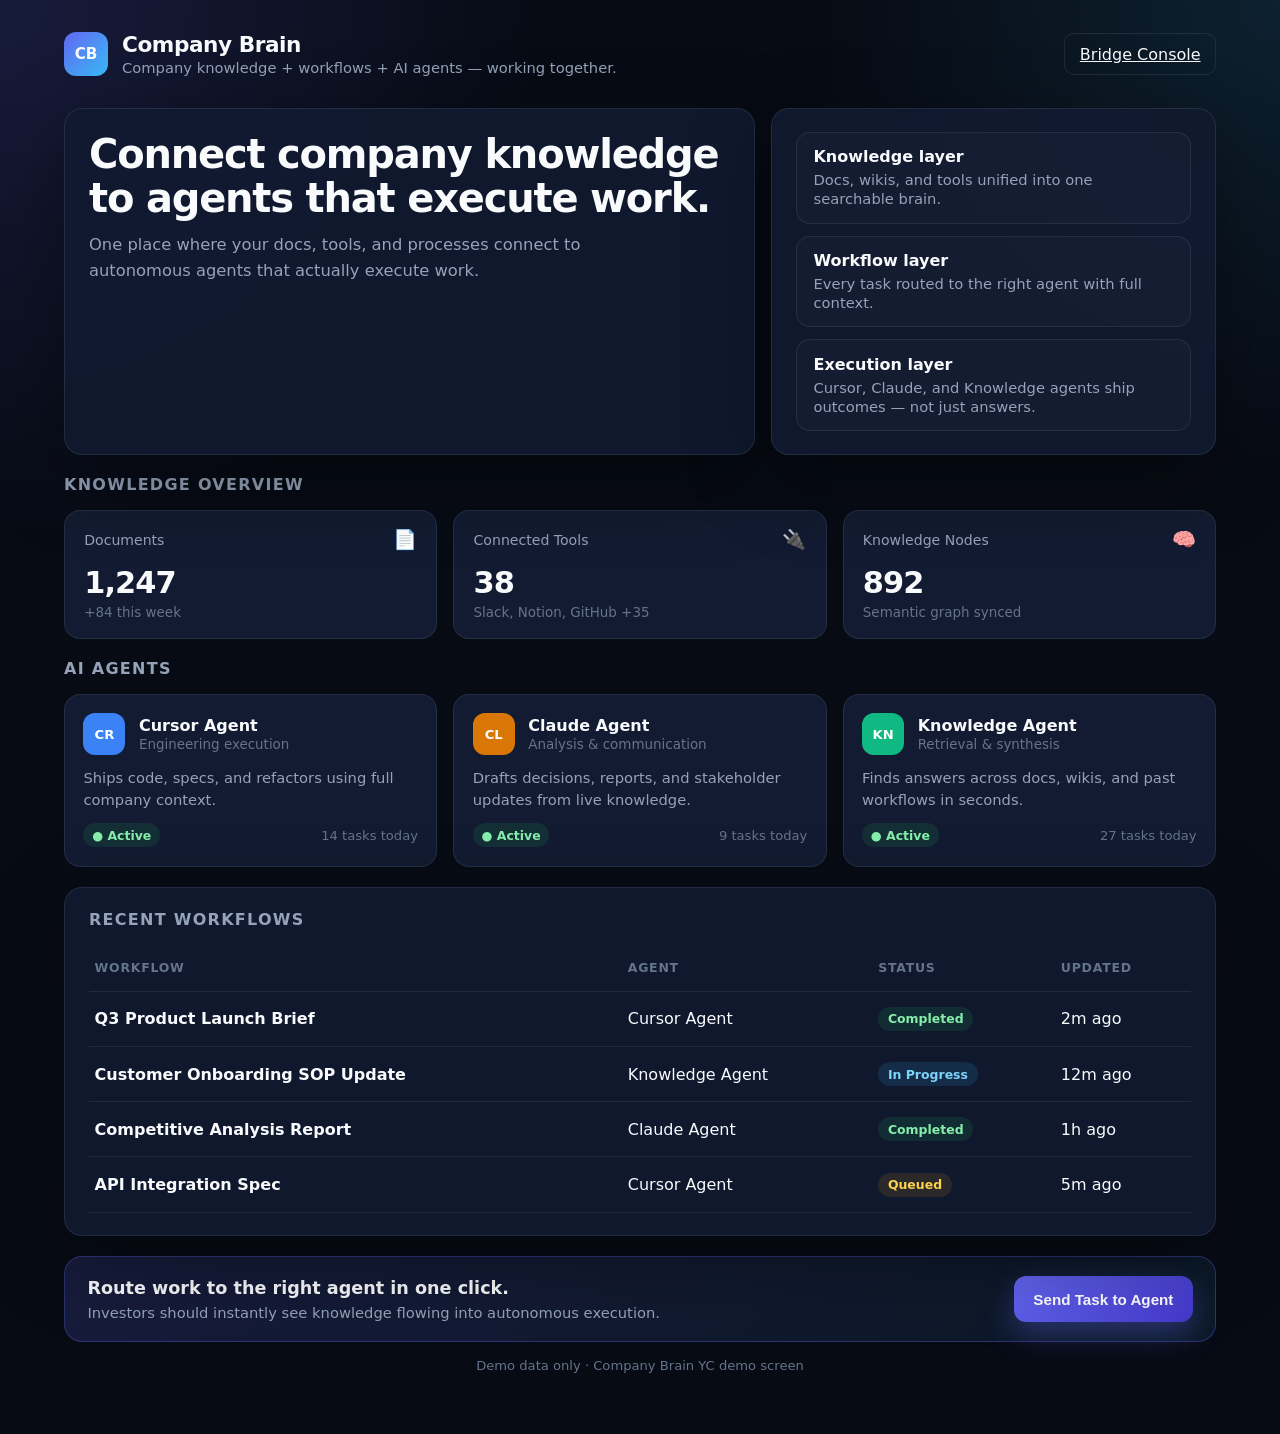
<file: frontend/index.html>
<!DOCTYPE html>
<html lang="en">
  <head>
    <meta charset="UTF-8" />
    <meta name="viewport" content="width=device-width, initial-scale=1.0" />
    <title>Company Brain — Demo Dashboard</title>
    <link rel="stylesheet" href="./lib/dashboard.css" />
  </head>
  <body>
    <div id="app"></div>
    <script type="module">
      import { bindDashboardInteractions, renderDashboard } from "./components/dashboard.js";

      const app = document.getElementById("app");
      renderDashboard(app);
      bindDashboardInteractions(app);
    </script>
  </body>
</html>
</file>
<file: frontend/lib/dashboard.css>
:root {
  color-scheme: dark;
  --bg: #070b14;
  --bg-elevated: #0f1629;
  --bg-card: #121b31;
  --border: rgba(148, 163, 184, 0.14);
  --text: #f8fafc;
  --text-muted: #94a3b8;
  --text-soft: #64748b;
  --primary: #6366f1;
  --primary-hover: #4f46e5;
  --success: #22c55e;
  --warning: #f59e0b;
  --info: #38bdf8;
  --shadow: 0 24px 80px rgba(0, 0, 0, 0.35);
  font-family: Inter, ui-sans-serif, system-ui, -apple-system, sans-serif;
}

* {
  box-sizing: border-box;
}

body {
  margin: 0;
  min-height: 100vh;
  background:
    radial-gradient(circle at top left, rgba(99, 102, 241, 0.18), transparent 28%),
    radial-gradient(circle at top right, rgba(56, 189, 248, 0.12), transparent 24%),
    var(--bg);
  color: var(--text);
}

.dashboard {
  max-width: 1200px;
  margin: 0 auto;
  padding: 2rem 1.5rem 3rem;
}

.topbar {
  display: flex;
  align-items: center;
  justify-content: space-between;
  gap: 1rem;
  margin-bottom: 2rem;
}

.brand {
  display: flex;
  align-items: center;
  gap: 0.875rem;
}

.brand-mark {
  width: 44px;
  height: 44px;
  border-radius: 12px;
  display: grid;
  place-items: center;
  background: linear-gradient(135deg, #6366f1, #38bdf8);
  font-weight: 800;
  font-size: 0.95rem;
}

.brand h1 {
  margin: 0;
  font-size: 1.35rem;
  letter-spacing: -0.02em;
}

.brand p {
  margin: 0.15rem 0 0;
  color: var(--text-muted);
  font-size: 0.92rem;
}

.hero {
  display: grid;
  grid-template-columns: 1.4fr 0.9fr;
  gap: 1rem;
  margin-bottom: 1.25rem;
}

.panel {
  background: rgba(18, 27, 49, 0.88);
  border: 1px solid var(--border);
  border-radius: 18px;
  padding: 1.4rem 1.5rem;
  box-shadow: var(--shadow);
  backdrop-filter: blur(10px);
}

.hero-copy h2 {
  margin: 0 0 0.75rem;
  font-size: clamp(1.8rem, 4vw, 2.5rem);
  line-height: 1.1;
  letter-spacing: -0.03em;
}

.hero-copy p {
  margin: 0;
  color: var(--text-muted);
  font-size: 1.02rem;
  line-height: 1.6;
  max-width: 54ch;
}

.hero-highlight {
  display: grid;
  gap: 0.75rem;
  align-content: center;
}

.highlight-pill {
  border: 1px solid var(--border);
  border-radius: 14px;
  padding: 0.9rem 1rem;
  background: rgba(255, 255, 255, 0.02);
}

.highlight-pill strong {
  display: block;
  margin-bottom: 0.25rem;
}

.highlight-pill span {
  color: var(--text-muted);
  font-size: 0.92rem;
}

.metrics {
  display: grid;
  grid-template-columns: repeat(3, 1fr);
  gap: 1rem;
  margin-bottom: 1.25rem;
}

.metric-card {
  background: var(--bg-card);
  border: 1px solid var(--border);
  border-radius: 16px;
  padding: 1.1rem 1.2rem;
}

.metric-top {
  display: flex;
  justify-content: space-between;
  align-items: center;
  margin-bottom: 0.85rem;
}

.metric-icon {
  font-size: 1.2rem;
}

.metric-label {
  color: var(--text-muted);
  font-size: 0.88rem;
}

.metric-value {
  font-size: 1.9rem;
  font-weight: 700;
  letter-spacing: -0.03em;
}

.metric-change {
  margin-top: 0.35rem;
  color: var(--text-soft);
  font-size: 0.84rem;
}

.section-title {
  margin: 0 0 1rem;
  font-size: 1rem;
  color: var(--text-muted);
  font-weight: 600;
  text-transform: uppercase;
  letter-spacing: 0.08em;
}

.agents {
  display: grid;
  grid-template-columns: repeat(3, 1fr);
  gap: 1rem;
  margin-bottom: 1.25rem;
}

.agent-card {
  background: var(--bg-card);
  border: 1px solid var(--border);
  border-radius: 16px;
  padding: 1.15rem;
  display: grid;
  gap: 0.75rem;
}

.agent-head {
  display: flex;
  gap: 0.85rem;
  align-items: center;
}

.agent-avatar {
  width: 42px;
  height: 42px;
  border-radius: 12px;
  display: grid;
  place-items: center;
  font-size: 0.82rem;
  font-weight: 700;
  color: white;
}

.agent-name {
  margin: 0;
  font-size: 1rem;
}

.agent-role {
  margin: 0.15rem 0 0;
  color: var(--text-soft);
  font-size: 0.84rem;
}

.agent-description {
  margin: 0;
  color: var(--text-muted);
  font-size: 0.92rem;
  line-height: 1.5;
}

.agent-footer {
  display: flex;
  justify-content: space-between;
  align-items: center;
  gap: 0.75rem;
}

.status-badge {
  display: inline-flex;
  align-items: center;
  gap: 0.35rem;
  padding: 0.28rem 0.55rem;
  border-radius: 999px;
  font-size: 0.78rem;
  font-weight: 600;
}

.status-badge.active {
  background: rgba(34, 197, 94, 0.12);
  color: #86efac;
}

.agent-meta {
  color: var(--text-soft);
  font-size: 0.82rem;
}

.workflows-panel {
  margin-bottom: 1.25rem;
}

.workflow-table {
  width: 100%;
  border-collapse: collapse;
}

.workflow-table th,
.workflow-table td {
  text-align: left;
  padding: 0.95rem 0.35rem;
  border-bottom: 1px solid var(--border);
}

.workflow-table th {
  color: var(--text-soft);
  font-size: 0.78rem;
  text-transform: uppercase;
  letter-spacing: 0.06em;
  font-weight: 600;
}

.workflow-title {
  font-weight: 600;
}

.workflow-status {
  display: inline-flex;
  align-items: center;
  padding: 0.28rem 0.6rem;
  border-radius: 999px;
  font-size: 0.78rem;
  font-weight: 600;
}

.workflow-status.completed {
  background: rgba(34, 197, 94, 0.12);
  color: #86efac;
}

.workflow-status.in_progress {
  background: rgba(56, 189, 248, 0.12);
  color: #7dd3fc;
}

.workflow-status.queued {
  background: rgba(245, 158, 11, 0.12);
  color: #fcd34d;
}

.cta-bar {
  display: flex;
  align-items: center;
  justify-content: space-between;
  gap: 1rem;
  padding: 1.2rem 1.4rem;
  border-radius: 18px;
  border: 1px solid rgba(99, 102, 241, 0.35);
  background: linear-gradient(135deg, rgba(99, 102, 241, 0.18), rgba(56, 189, 248, 0.08));
}

.cta-copy h3 {
  margin: 0 0 0.35rem;
  font-size: 1.1rem;
}

.cta-copy p {
  margin: 0;
  color: var(--text-muted);
  font-size: 0.92rem;
}

.btn-primary {
  border: none;
  border-radius: 12px;
  padding: 0.9rem 1.2rem;
  background: linear-gradient(135deg, var(--primary), #4338ca);
  color: white;
  font-weight: 700;
  font-size: 0.95rem;
  cursor: pointer;
  white-space: nowrap;
  box-shadow: 0 12px 30px rgba(99, 102, 241, 0.35);
}

.btn-primary:hover {
  background: linear-gradient(135deg, var(--primary-hover), #3730a3);
}

.btn-secondary {
  border: 1px solid var(--border);
  background: transparent;
  color: var(--text);
  border-radius: 10px;
  padding: 0.65rem 0.9rem;
  cursor: pointer;
}

.modal-backdrop {
  position: fixed;
  inset: 0;
  background: rgba(2, 6, 23, 0.72);
  display: none;
  align-items: center;
  justify-content: center;
  padding: 1rem;
  z-index: 20;
}

.modal-backdrop.open {
  display: flex;
}

.modal {
  width: min(520px, 100%);
  background: var(--bg-elevated);
  border: 1px solid var(--border);
  border-radius: 18px;
  padding: 1.4rem;
  box-shadow: var(--shadow);
}

.modal h3 {
  margin: 0 0 0.35rem;
}

.modal p {
  margin: 0 0 1rem;
  color: var(--text-muted);
}

.modal label {
  display: block;
  margin: 0.85rem 0 0.35rem;
  color: var(--text-muted);
  font-size: 0.88rem;
}

.modal select,
.modal textarea {
  width: 100%;
  border-radius: 10px;
  border: 1px solid var(--border);
  background: #0b1220;
  color: var(--text);
  padding: 0.75rem 0.85rem;
  font: inherit;
}

.modal textarea {
  min-height: 110px;
  resize: vertical;
}

.modal-actions {
  display: flex;
  justify-content: flex-end;
  gap: 0.65rem;
  margin-top: 1rem;
}

.toast {
  position: fixed;
  right: 1.25rem;
  bottom: 1.25rem;
  background: #111827;
  border: 1px solid rgba(34, 197, 94, 0.35);
  color: #ecfdf5;
  padding: 0.9rem 1rem;
  border-radius: 12px;
  box-shadow: var(--shadow);
  opacity: 0;
  transform: translateY(12px);
  transition: 0.2s ease;
  pointer-events: none;
  z-index: 30;
}

.toast.show {
  opacity: 1;
  transform: translateY(0);
}

.footer-note {
  margin-top: 1rem;
  text-align: center;
  color: var(--text-soft);
  font-size: 0.82rem;
}

@media (max-width: 960px) {
  .hero,
  .metrics,
  .agents {
    grid-template-columns: 1fr;
  }

  .topbar,
  .cta-bar {
    flex-direction: column;
    align-items: flex-start;
  }
}
</file>
